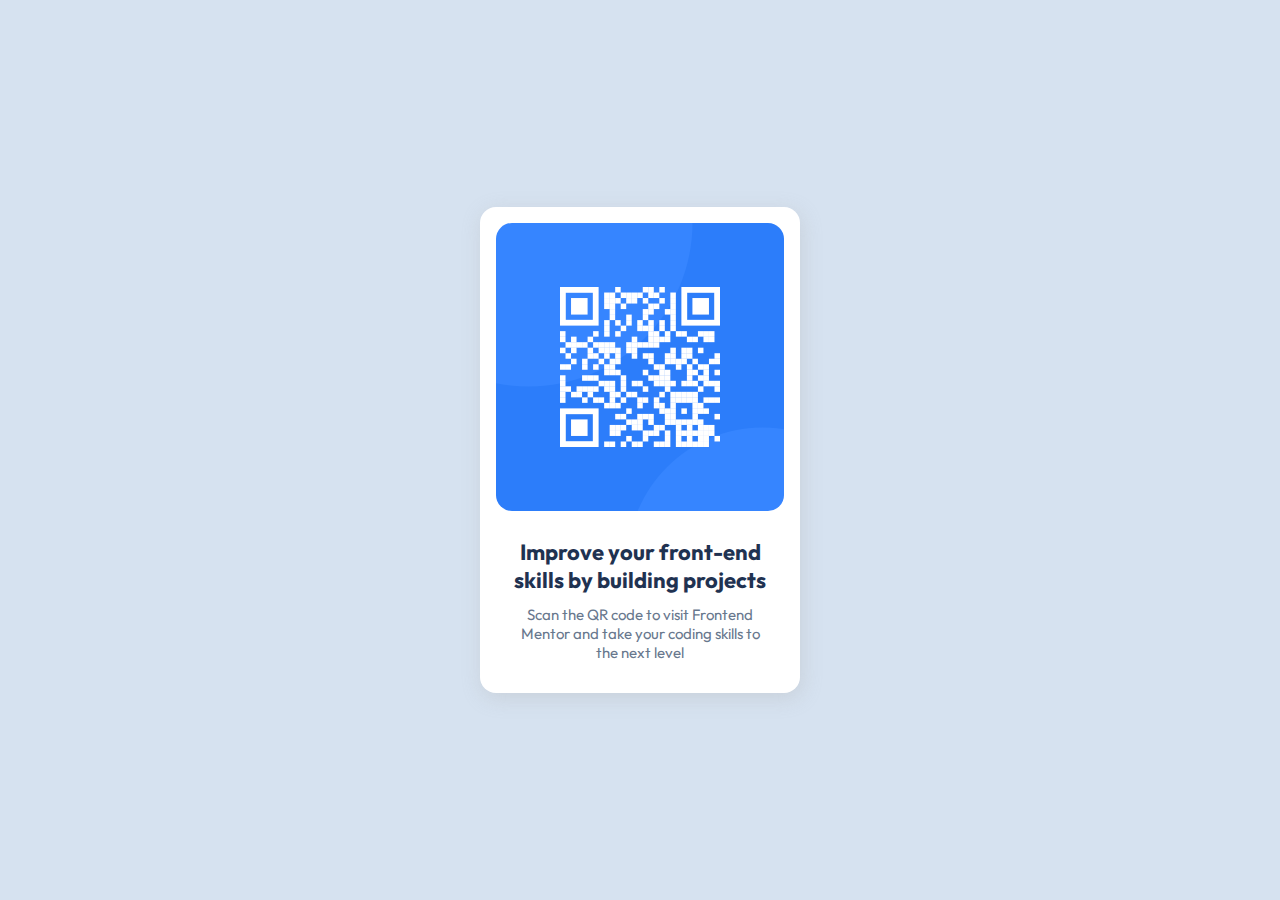
<file: index.html>
<!DOCTYPE html>
<html lang="en" role="doc-index">
<head>
    <meta charset="UTF-8">
    <meta name="viewport" content="width=device-width, initial-scale=1.0">
    <title>QR-Code Component</title>

    <link rel="stylesheet" type="text/css" href="styles.css">

    <link rel="preconnect" href="https://fonts.googleapis.com">
    <link rel="preconnect" href="https://fonts.gstatic.com" crossorigin>
    <link href="https://fonts.googleapis.com/css2?family=Outfit:wght@400;700&display=swap" rel="stylesheet">

</head>
<body>
    <main id="qr-code-container" role="group">
        <section class="qr-code-image" role="img">
            <img src="assets/image-qr-code.png" alt="QR Code image">
        </section>
        <section class="container-text" role="textbox">
            <h1>Improve your front-end skills by building projects</h1>
            <p>Scan the QR code to visit Frontend Mentor and take your coding skills to the next level</p>
        </section>
    </main>
</body>
</html>
</file>
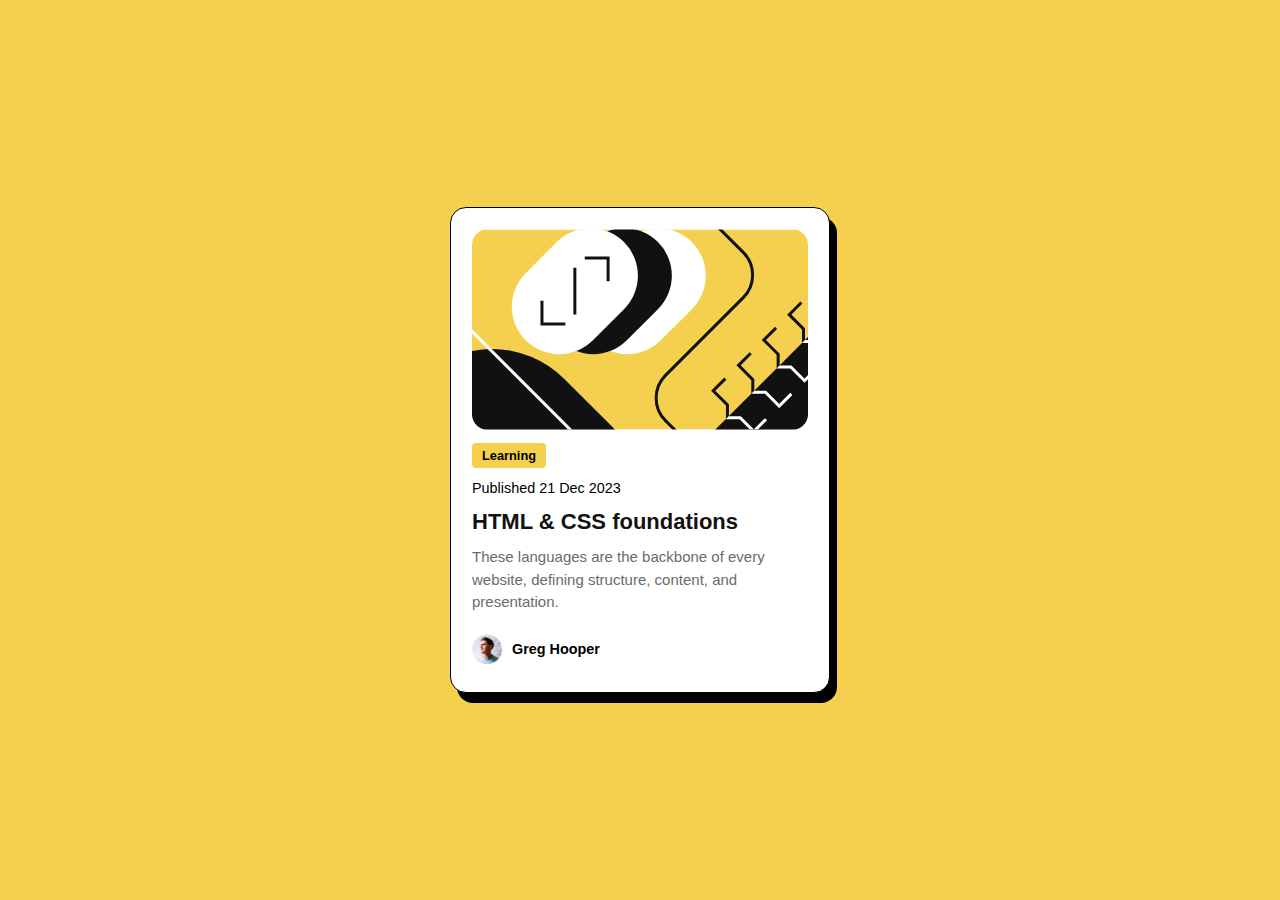
<file: Blog Preview Card/index.html>
<!DOCTYPE html>
<html lang="en" role="main">
<head>
    <meta charset="UTF-8">
    <meta name="viewport" content="width=device-width, initial-scale=1.0">
    <title>Blog Preview Card</title>

    <link rel="stylesheet" type="text/css" href="styles.css">

</head>
<body>
    <main id="blog-preview-container" role="none">
        <section class="blog-preview-image" role="group">
            <img src="assets/images/illustration-article.svg" alt="Illustration Article image" role="img">
        </section>
        <section class="blog-preview-tag" role="none">
            <p>Learning</p>
        </section>
        <div class="blog-date">
            <span>Published 21 Dec 2023</span>
        </div>
        <section class="container-text" role="group">
            <h1 role="heading">HTML & CSS foundations</h1>
            <p role="text">These languages are the backbone of every website, defining structure, content, and presentation.</p>
        </section>
        <section class="blog-preview-author" role="group">
            <img src="assets/images/image-avatar.webp" alt="Avatar image" role="img">
            <h4>Greg Hooper</h4>
        </section>
    </main>
</body>
</html>
</file>
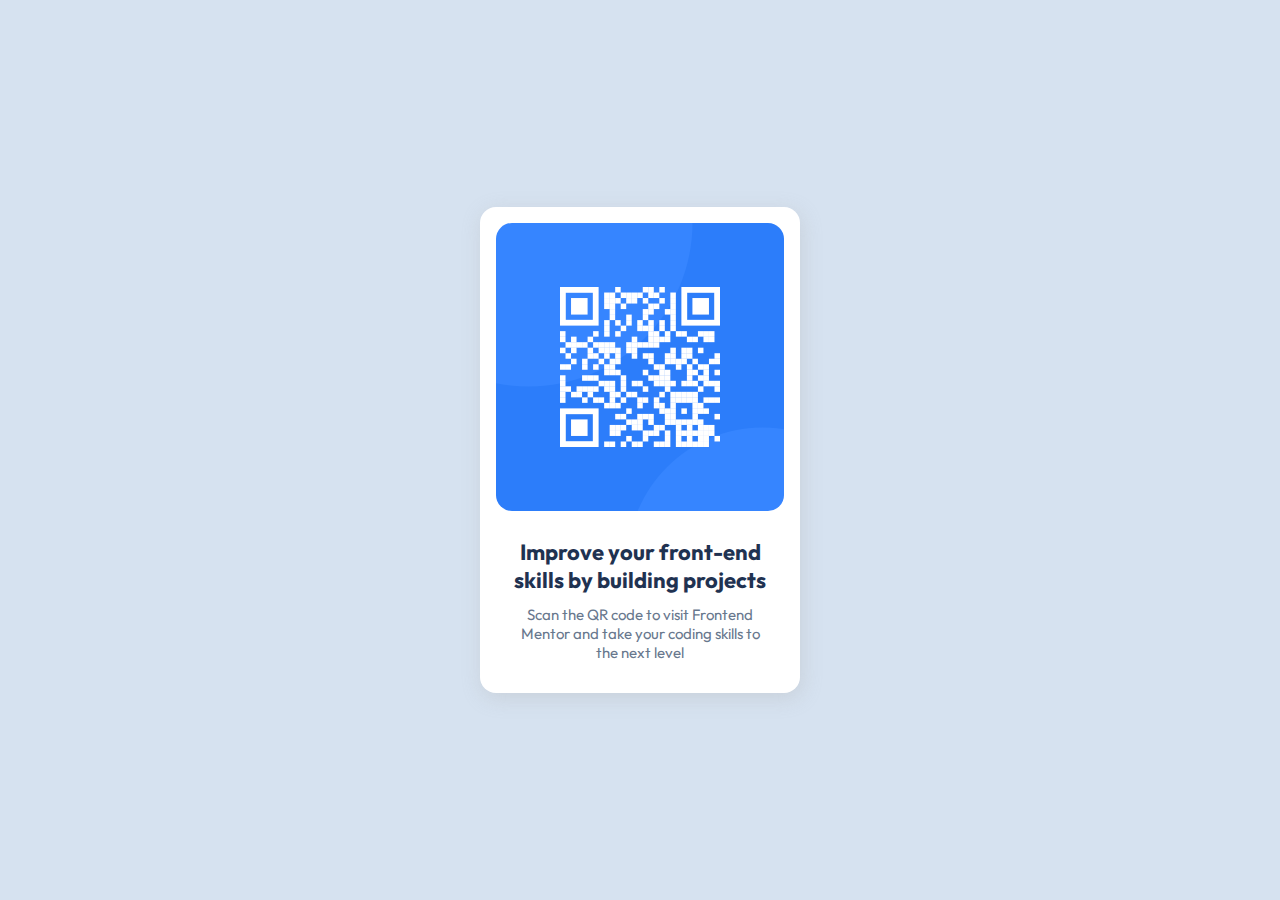
<file: QR Code/index.html>
<!DOCTYPE html>
<html lang="en" role="main">
<head>
    <meta charset="UTF-8">
    <meta name="viewport" content="width=device-width, initial-scale=1.0">
    <title>QR-Code Component</title>

    <link rel="stylesheet" type="text/css" href="styles.css">

    <link rel="preconnect" href="https://fonts.googleapis.com">
    <link rel="preconnect" href="https://fonts.gstatic.com" crossorigin>
    <link href="https://fonts.googleapis.com/css2?family=Outfit:wght@400;700&display=swap" rel="stylesheet">

</head>
<body>
    <main id="qr-code-container" role="none">
        <section class="qr-code-image" role="group">
            <img src="assets/image-qr-code.png" alt="QR Code image" role="img">
        </section>
        <section class="container-text" role="group">
            <h1 role="heading">Improve your front-end skills by building projects</h1>
            <p role="text">Scan the QR code to visit Frontend Mentor and take your coding skills to the next level</p>
        </section>
    </main>
</body>
</html>
</file>
<file: styles.css>
:root {
--slate-300: hsl(212, 45%, 89%);
--slate-500: hsl(216, 15%, 48%);
--slate-900: hsl(218, 44%, 22%);
}

* {
    padding: 0;
    margin: 0;
}

body {
    background-color: var(--slate-300);
    height: 100vh;
    font-family: "Outfit", sans-serif;

    display: flex;
    flex-direction: column;
    align-items: center;
    justify-content: center;
}

#qr-code-container {
    background-color: white;
    width: 18em;
    border-radius: 1em;
    padding: 1em;
    gap: 0.8em;

    display: flex;
    flex-direction: column;
    align-items: center;
    justify-content: center;

    box-shadow: 2px 5px 20px rgba(170, 170, 170, 0.3);
}

.qr-code-image {
    display: flex;
    align-items: center;
    justify-content: center;
}

.qr-code-image img {
    width: 100%;
    border-radius: 1em;
    object-fit: contain;
}

.container-text {
    text-align: center;
    padding: 15px;
}

.container-text h1 {
    font-size: 22px;
    margin-bottom: 0.5em;
    color: var(--slate-900);
}

.container-text p {
    font-size: 15px;
    color: var(--slate-500);
}
</file>
<file: Blog Preview Card/styles.css>
:root {
--Yellow: hsl(47, 88%, 63%);
--White: hsl(0, 0%, 100%);
--Gray-500: hsl(0, 0%, 42%);
--Gray-950: hsl(0, 0%, 7%);
}

* {
    padding: 0;
    margin: 0;
}

@font-face {
    font-family: 'Figtree', sans-serif;
    src: url('./assets/fonts/static/Figtree-Medium.ttf') format('ttf');
}

@font-face {
    font-family: 'Figtree', sans-serif;
    src: url('./assets/fonts/static/Figtree-ExtraBold.ttf') format('ttf');
    font-weight: bold;
}

body {
    background-color: var(--Yellow);
    height: 100vh;
    font-family: 'Figtree', sans-serif;

    display: flex;
    flex-direction: column;
    align-items: center;
    justify-content: center;
}

#blog-preview-container {
    background-color: var(--White);
    width: 21em;
    border-radius: 1em;
    padding: 1.3em;
    gap: 0.8em;

    display: flex;
    flex-direction: column;
    justify-content: center;
    align-items: flex-start;

    border: 1px solid rgba(0, 0, 0, 1);
    box-shadow: 7px 10px rgba(0, 0, 0, 1);
}

.blog-preview-image {
    display: flex;
    align-items: center;
    justify-content: center;
}

.blog-preview-image img {
    width: 100%;
    border-radius: 1em;
    object-fit: contain;
}

.blog-preview-tag {
    background-color: var(--Yellow);
    padding: 5px 10px;
    border-radius: 4px;
    font-size: 0.8em;
    font-weight: bold;
}

.blog-date {
    font-size: 0.9em;
}

.container-text h1 {
    font-size: 22px;
    font-weight: bold;
    margin-bottom: 0.5em;
    color: var(--Gray-950);
}

.container-text p {
    font-size: 15px;
    line-height: 1.5em;
    color: var(--Gray-500);
}

.blog-preview-author {
    display: flex;
    align-items: center;
    margin: 0.5em 0;
    font-size: 0.9em;
}

.blog-preview-author img {
    width: 30px;
    margin-right: 10px;
}
</file>
<file: QR Code/styles.css>
:root {
--slate-300: hsl(212, 45%, 89%);
--slate-500: hsl(216, 15%, 48%);
--slate-900: hsl(218, 44%, 22%);
}

* {
    padding: 0;
    margin: 0;
}

body {
    background-color: var(--slate-300);
    height: 100vh;
    font-family: "Outfit", sans-serif;

    display: flex;
    flex-direction: column;
    align-items: center;
    justify-content: center;
}

#qr-code-container {
    background-color: white;
    width: 18em;
    border-radius: 1em;
    padding: 1em;
    gap: 0.8em;

    display: flex;
    flex-direction: column;
    align-items: center;
    justify-content: center;

    box-shadow: 2px 5px 20px rgba(170, 170, 170, 0.3);
}

.qr-code-image {
    display: flex;
    align-items: center;
    justify-content: center;
}

.qr-code-image img {
    width: 100%;
    border-radius: 1em;
    object-fit: contain;
}

.container-text {
    text-align: center;
    padding: 15px;
}

.container-text h1 {
    font-size: 22px;
    margin-bottom: 0.5em;
    color: var(--slate-900);
}

.container-text p {
    font-size: 15px;
    color: var(--slate-500);
}
</file>
